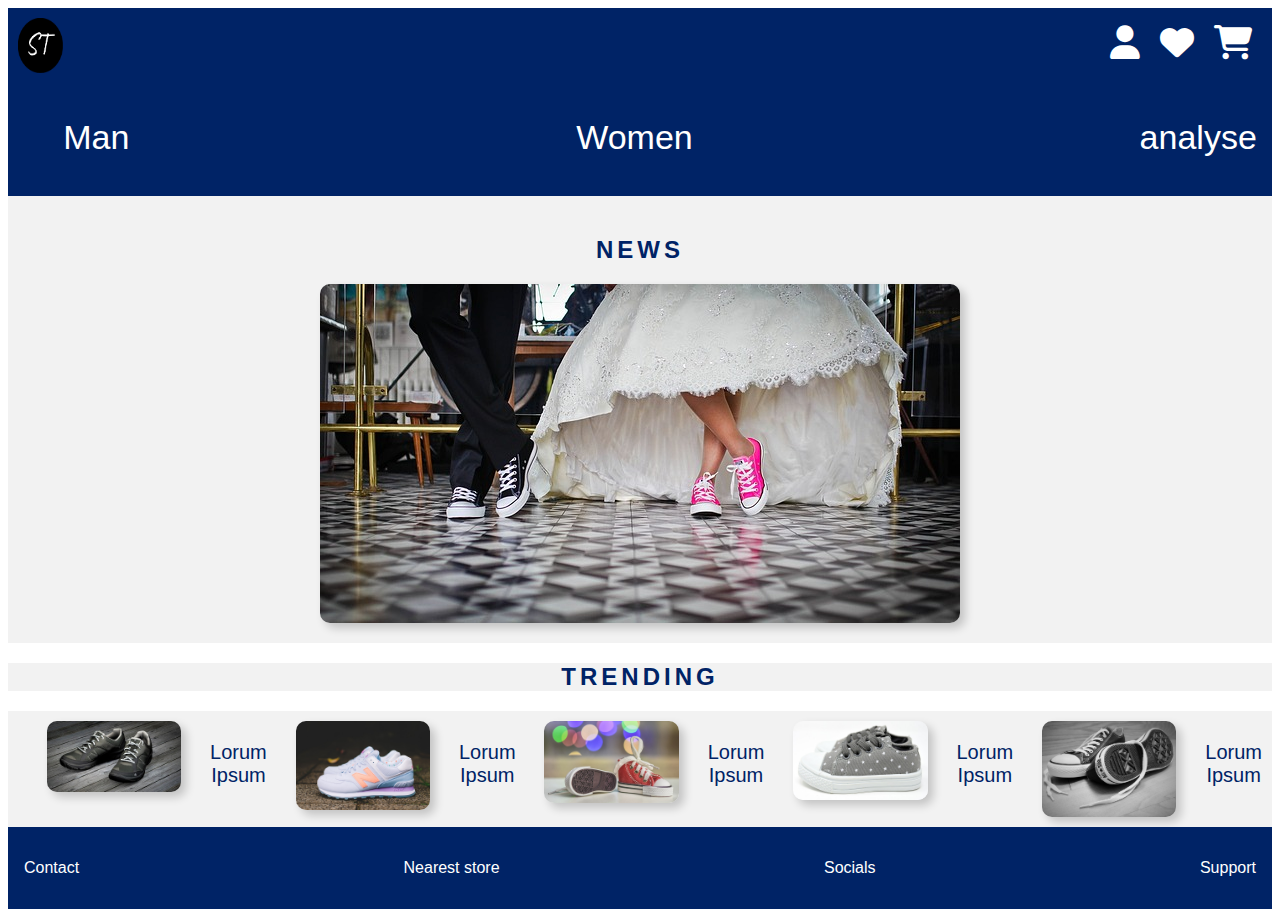
<file: index.html>
<!DOCTYPE html>
<html lang="en">
<head>
    <meta charset="UTF-8">
    <meta name="viewport" content="width=device-width, initial-scale=1.0">
    <meta property="og:title" content="SneakerTopia - populaer tog billig">
    <meta property="og:description" content="Finn de mest trendy og billige sneakers for barn, kvinner og menn. bare hos sneakertopia .">
    <meta property="og:url" content="https://itstud.hiof.no/~aliyans/oblig_3/index.html">
    <meta name="description" content="Finn de mest trendy og billige sneakers for barn, kvinner og menn. bare hos sneakertopia ">
    <meta name="keywords" content="jordan, jordan i norge, sko, nettbutikk sko, sneakers, populære sko, billige sko, nike sko">
    <meta name="author" content="aliyan syed">
    <link rel="stylesheet" href="https://necolas.github.io/normalize.css/8.0.1/normalize.css" type="text/css">
    <link href="css/font/css/fontawesome.css" rel="stylesheet">
    <link href="css/font/css/brands.css" rel="stylesheet">
    <link href="css/font/css/solid.css" rel="stylesheet">
    <link rel="stylesheet" href="css/style.css" type="text/css">
    <title>SneakerTopia</title>
</head>
<body>
    <a href="#hovedinnhold" class="skip-hovedinnold">hopp til hovedinnhold</a>
    <div id="grid">
        <header role="banner">
            <nav role="navigation">
                <a id="logo" href="index.html"> 
                <img src="img/logo.png" alt="logo" width="55" height="55">   
                </a>
                <ul>
                <li><a href="logginn.html"> <i class="fa-solid fa-user"></i></a></li>  
                <li><a href="#"><i class="fa-solid fa-heart"></i></a></li>
                <li><a href="#"><i class="fa-regular fa-cart-shopping"></i></a></li>  
                </ul>  
            </nav>
            <div id="bunnIkon">
                <div class="bunnDel">
                <a href="#"><i class="fa-solid fa-bars"></i></a>
                <span>Search</span>
                <a href="#"><i class="fa-solid fa-magnifying-glass"></i></a>
                </div>
                <ul class="navigasjon">
                <li><a href="produkt.html" class="man">Man</a></li>
                <li><a href="#" class="women">Women</a></li>
                <li><a href="analyse.html" class="kids">analyse</a></li>
                </ul>
            </div>
        </header>

        <main role="main" id="hovedinnhold">
            <section class="nyheter">
            <h2>NEWS</h2>
            <a href="#"><img src="img/marriage.jpg" alt="bilde av et par som har gifta seg med convverse sko"> </a>
            </section>
            <h2 class="trendy">TRENDING</h2>    
            <section class="trend">
            <h2 class="trendi">TRENDING</h2>
            <a href="produkt.html"><img src="img/sko-svart.jpg" alt="blide av en grå sko med med grå bakgrunn "></a>
            <p>Lorum Ipsum</p>
            <a href="produkt.html"><img src="img/hvite-sko.jpg" alt="hvite sko bilde tatt fra siden med mørk bakgrunn"></a>
            <p>Lorum Ipsum</p>
            <a href="produkt.html"><img src="img/barn-sko.jpg" alt="røde og hvite barne sko med en fargerik bakgrunn"></a>
            <p>Lorum Ipsum</p>
            <a href="produkt.html"><img src="img/barne-sko2.jpg" alt="hvite og grå barne sko med plain hvit bakgrunn"></a>
            <p>Lorum Ipsum</p>
            <a href="produkt.html"><img src="img/svarthvitsko.jpg" alt="gra convverse sko med grå brakgrunn"></a>
            <p>Lorum Ipsum</p>
            </section>
        </main>

        <footer role="contentinfo">
            <a id="aboutUs" href="#">
            <p>About Us</p>
            </a>
            <ul class="underbar">
            <li><a href="#">Contact</a></li>
            <li><a href="#">Nearest store</a></li>
            <li><a href="#">Socials</a></li>
            <li><a href="#">Support</a></li>
            </ul>
        </footer>
    </div>
</body>
</html>
</file>
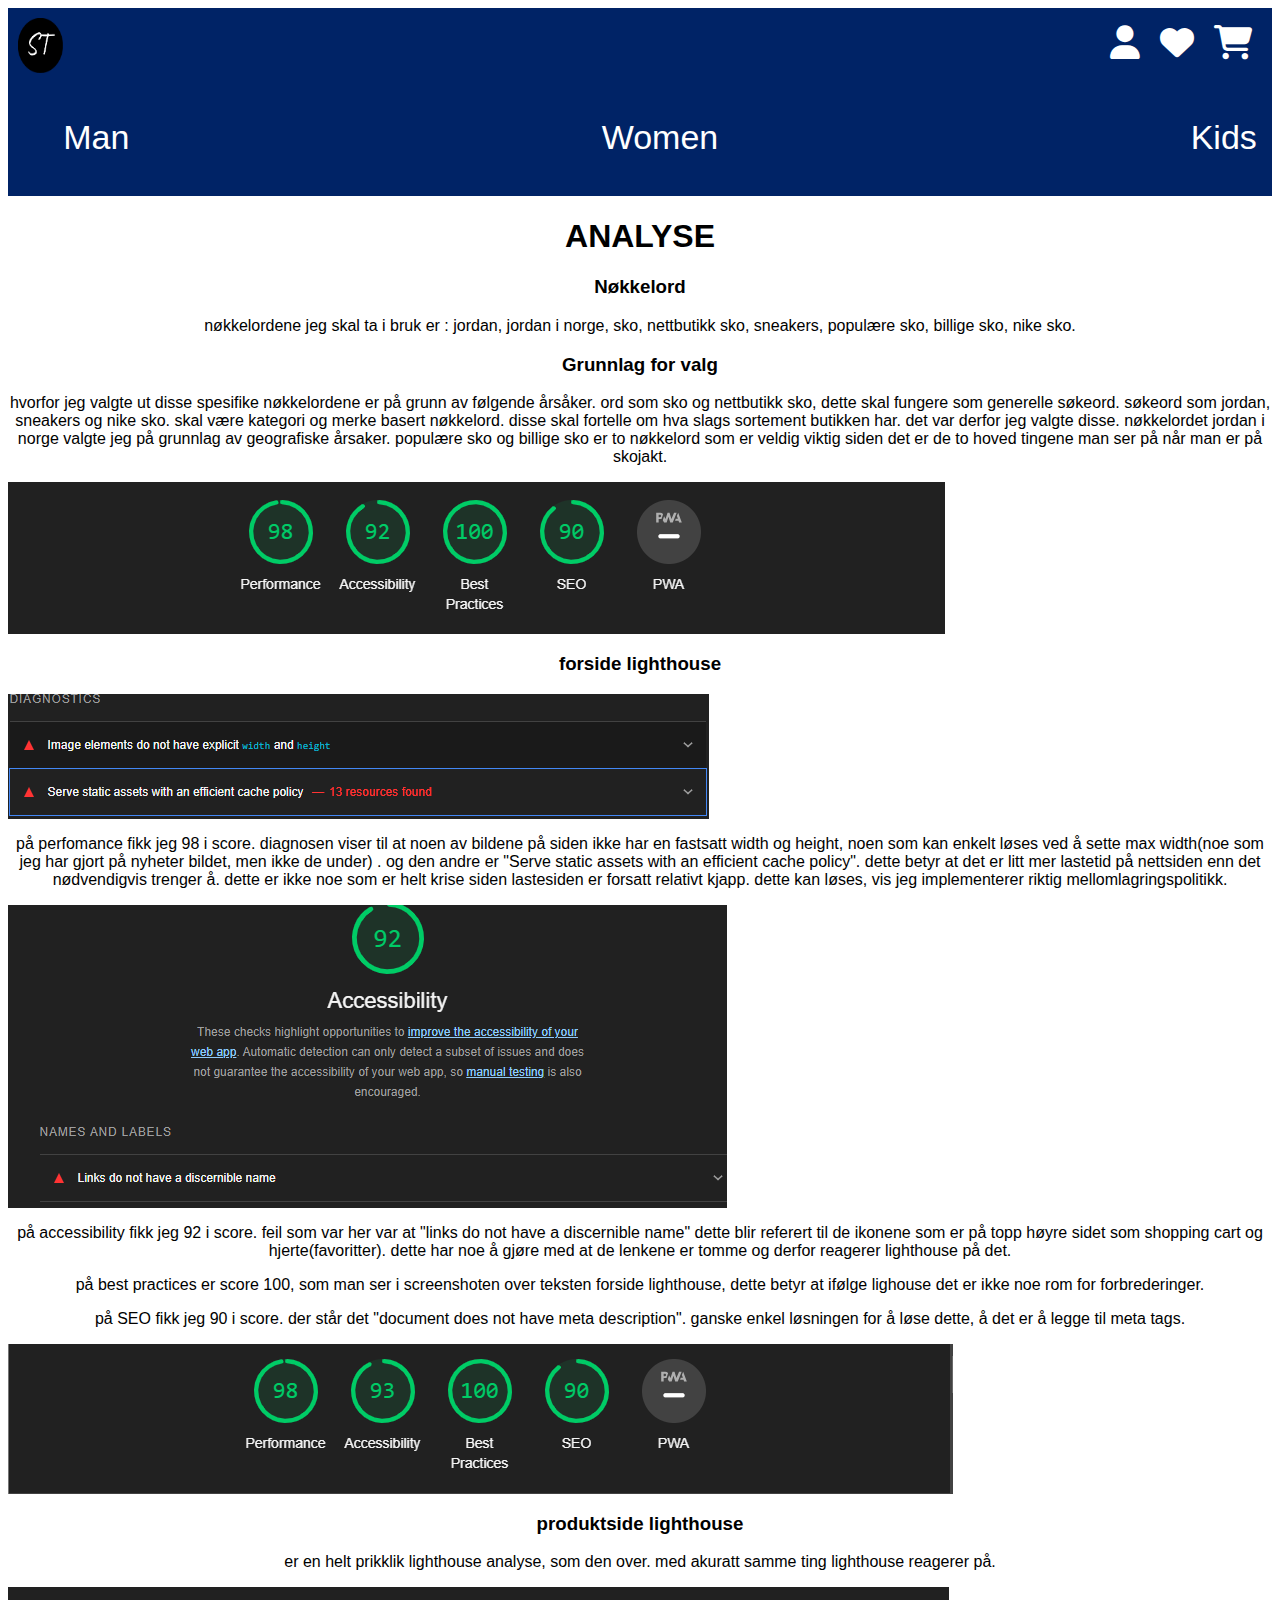
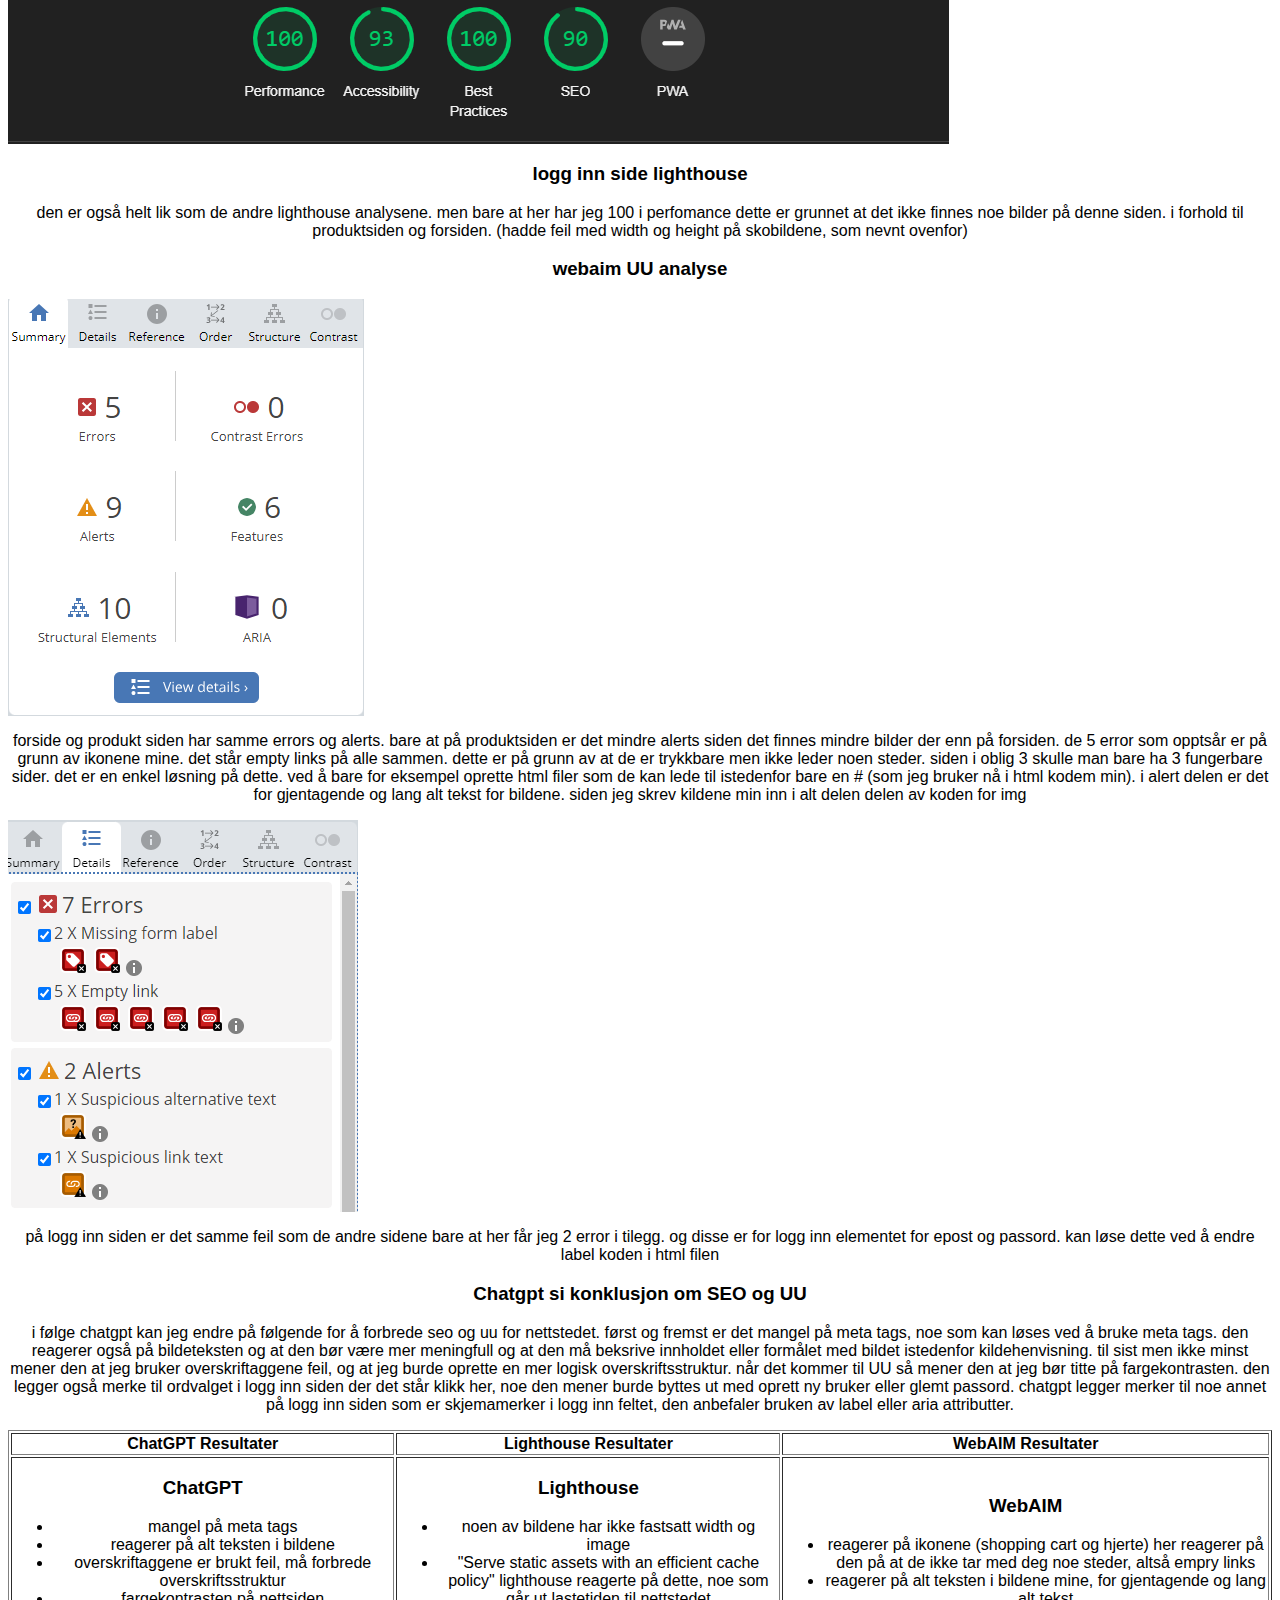
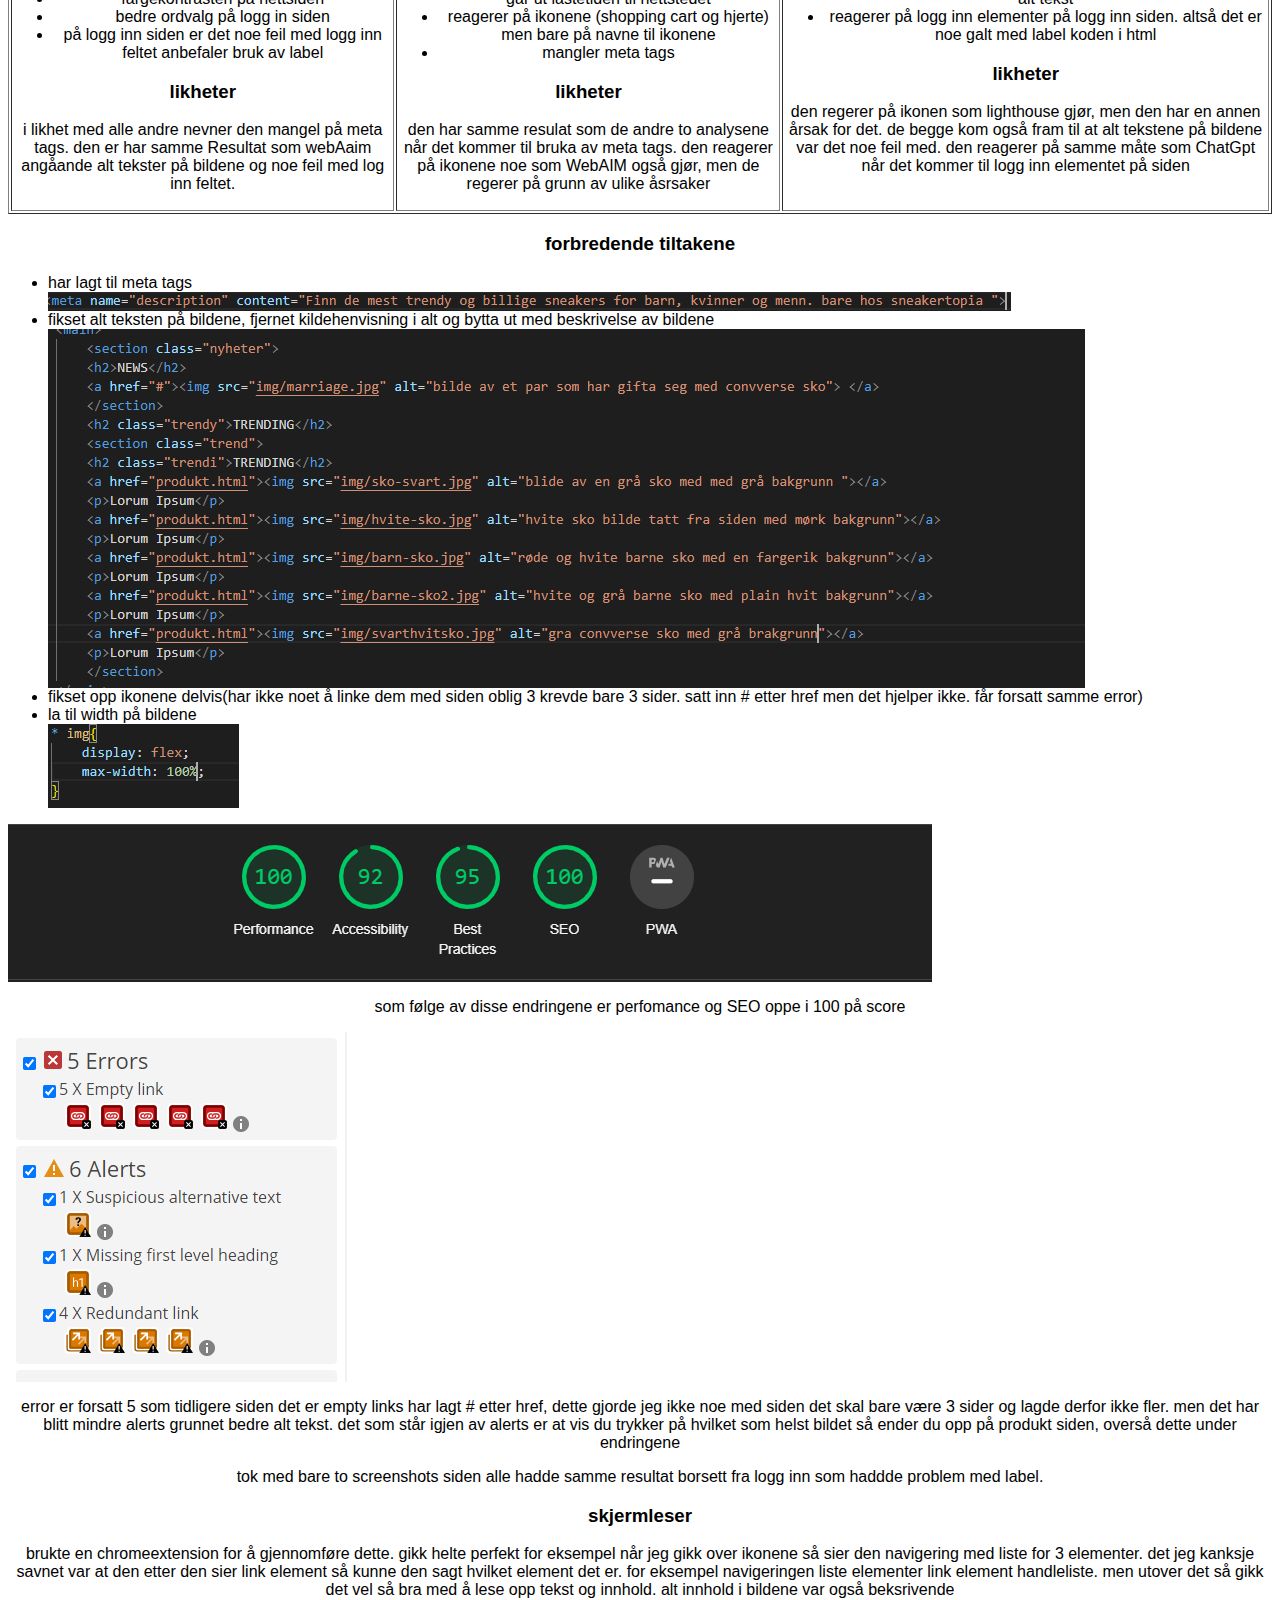
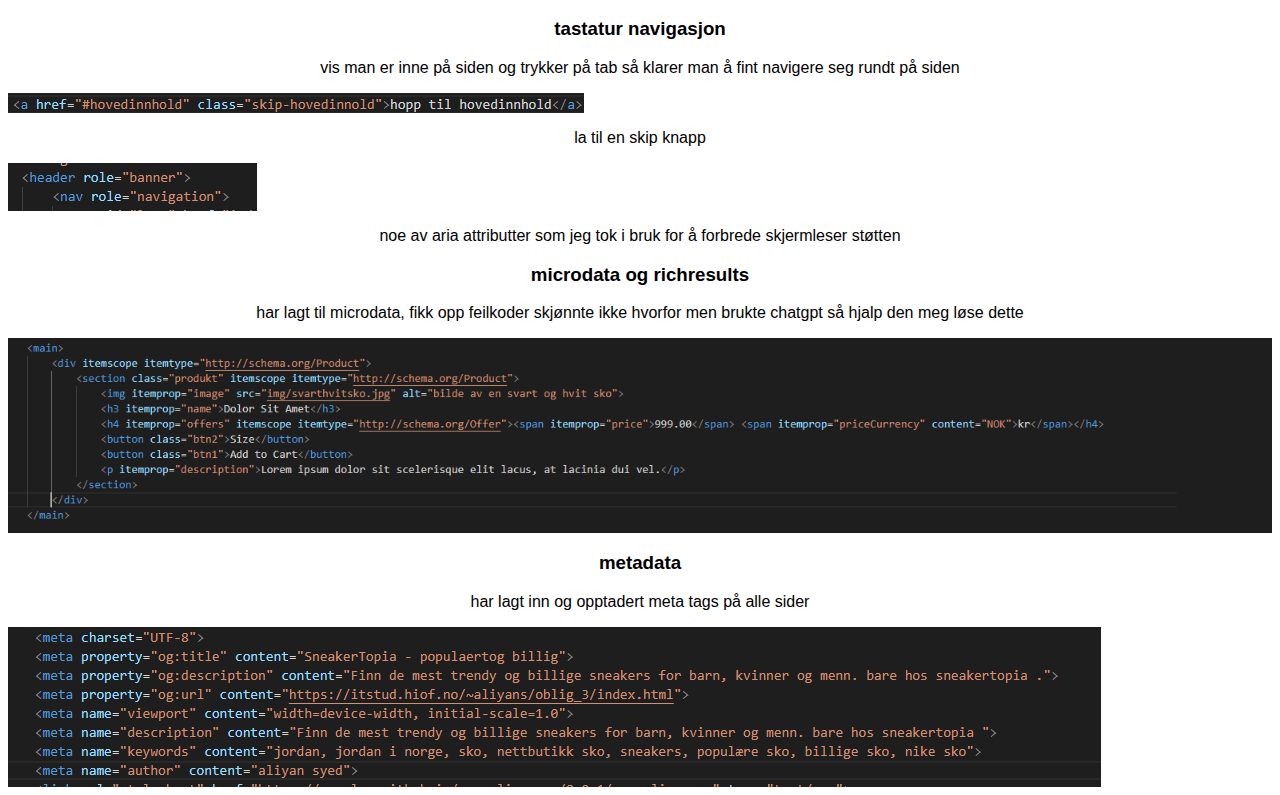
<file: analyse.html>
<!DOCTYPE html>
<html lang="en">
<head>
    <meta charset="UTF-8">
    <meta name="viewport" content="width=device-width, initial-scale=1.0">
    <link rel="stylesheet" href="https://necolas.github.io/normalize.css/8.0.1/normalize.css" type="text/css">
    <link href="css/font/css/fontawesome.css" rel="stylesheet">
    <link href="css/font/css/brands.css" rel="stylesheet">
    <link href="css/font/css/solid.css" rel="stylesheet">
    <link rel="stylesheet" href="css/style.css" type="text/css">
    <title>SneakerTopia</title>
</head>
<body>
    <div id="grid">
        <header>
            <nav>
                <a id="logo" href="index.html"> 
                <img src="img/logo.png" alt="logo" width="55" height="55">   
                </a>
                <ul>
                <li><a href="logginn.html"> <i class="fa-solid fa-user"></i></a></li>  
                <li><a href="#"><i class="fa-solid fa-heart"></i></a></li>
                <li><a href="#"><i class="fa-regular fa-cart-shopping"></i></a></li>  
                </ul>  
            </nav>
            <div id="bunnIkon">
                <div class="bunnDel">
                <a href="#"><i class="fa-solid fa-bars"></i></a>
                <span>Search</span>
                <a href="#"><i class="fa-solid fa-magnifying-glass"></i></a>
                </div>
                <ul class="navigasjon">
                <li><a href="produkt.html" class="man">Man</a></li>
                <li><a href="#" class="women">Women</a></li>
                <li><a href="#" class="kids">Kids</a></li>
                </ul>
            </div>
        </header>
        <main class="analyse">
            <h1>ANALYSE</h1>
            <section class="keyword">
                <article>
                <h3>Nøkkelord</h3>
                <p>
                nøkkelordene jeg skal ta i bruk er : jordan, jordan i norge, sko, nettbutikk sko, sneakers, populære sko, billige sko, nike sko.
                </p>
                </article>
                <article>
                <h3>Grunnlag for valg</h3>
                <p>
                hvorfor jeg valgte ut disse spesifike nøkkelordene er på grunn av følgende årsåker. ord som sko og nettbutikk sko, dette skal fungere som generelle søkeord. søkeord som jordan, sneakers og nike sko. skal være kategori og merke basert nøkkelord. disse skal fortelle om hva slags sortement butikken har. det var derfor jeg valgte disse. nøkkelordet jordan i norge valgte jeg på grunnlag av geografiske årsaker. populære sko og billige sko er to nøkkelord som er veldig viktig siden det er de to hoved tingene man ser på når man er på skojakt.
                </p>
                </article>
            </section>
            <section class="lighthouse">
                <img src="img/forsideLs.png" alt="screenshot av lighthouse for forside av sneakertopia ">
                <h3>forside lighthouse</h3>
                <img src="img/feil1.png" alt="bilde av diagnosen til perfomance av forsiden">
                <p>
                på perfomance fikk jeg 98 i score. diagnosen viser til at noen av bildene på siden ikke har en fastsatt width og height, noen som kan enkelt løses ved å sette max width(noe som jeg har gjort på nyheter bildet, men ikke de under) . og den andre er "Serve static assets with an efficient cache policy". dette betyr at det er litt mer lastetid på nettsiden enn det nødvendigvis trenger å. dette er ikke noe som er helt krise siden lastesiden er forsatt relativt kjapp. dette kan løses, vis jeg implementerer riktig mellomlagringspolitikk. 
                </p>
                <img src="img/feil2.png" alt="bilde av accessibility feil av forsiden">
                <p>
                på accessibility fikk jeg 92 i score. feil som var her var at "links do not have a discernible name" dette blir referert til de ikonene som er på topp høyre sidet som shopping cart og hjerte(favoritter). dette har noe å gjøre med at de lenkene er tomme og derfor reagerer lighthouse på det. 
                </p>
                <p>
                på best practices er score 100, som man ser i screenshoten over teksten forside lighthouse, dette betyr at ifølge lighouse det er ikke noe rom for forbrederinger.
                </p>
                <p>
                på SEO fikk jeg 90 i score. der står det "document does not have meta description". ganske enkel løsningen for å løse dette, å det er å legge til meta tags.
                </p>
                <img src="img/produktLs.png" alt="bilde av lighthouse for produktside av sneakertopia">
                <h3>produktside lighthouse</h3>
                <p>er en helt prikklik lighthouse analyse, som den over. med akuratt samme ting lighthouse reagerer på. </p>
                <img src="img/logginLs.png" alt="bilde av lighthouse for logg inn side for sneakertopia ">
                <h3>logg inn side lighthouse</h3>
                <p> den er også helt lik som de andre lighthouse analysene. men bare at her har jeg 100 i perfomance dette er grunnet at det ikke finnes noe bilder på denne siden. i forhold til produktsiden og forsiden. (hadde feil med width og height på skobildene, som nevnt ovenfor)</p>
            </section>
            <section class="uu">
                <h3>webaim UU analyse</h3>
                <img src="img/feil3.png" alt="bilde av webaim UU analyse forside">
                <p>forside og produkt siden har samme errors og alerts. bare at på produktsiden er det mindre alerts siden det finnes mindre bilder der enn på forsiden. de 5 error som opptsår er på grunn av ikonene mine. det står empty links på alle sammen. dette er på grunn av at de er trykkbare men ikke leder noen steder. siden i oblig 3 skulle man bare ha 3 fungerbare sider. det er en enkel løsning på dette. ved å bare for eksempel oprette html filer som de kan lede til istedenfor bare en # (som jeg bruker nå i html kodem min). i alert delen er det for gjentagende og lang alt tekst for bildene. siden jeg skrev kildene min inn i alt delen delen av koden for img</p>
                <img src="img/feil4.png" alt="bilde av UU analyse av webaim for logg inn side">
                <p>på logg inn siden er det samme feil som de andre sidene bare at her får jeg 2 error i tilegg. og disse er for logg inn elementet for epost og passord. kan løse dette ved å endre label koden i html filen</p>
            </section>
            <section class="AI">
                <h3>Chatgpt si konklusjon om SEO og UU</h3>
                <p>
                i følge chatgpt kan jeg endre på følgende for å forbrede seo og uu for nettstedet. først og fremst er det mangel på meta tags, noe som kan løses ved å bruke meta tags. den reagerer også på bildeteksten og at den bør være mer meningfull og at den må beksrive innholdet eller formålet med bildet istedenfor kildehenvisning. til sist men ikke minst mener den at jeg bruker overskriftaggene feil, og at jeg burde oprette en mer logisk overskriftsstruktur. når det kommer til UU så mener den at jeg bør titte på fargekontrasten. den legger også merke til ordvalget i logg inn siden der det står klikk her, noe den mener burde byttes ut med oprett ny bruker eller glemt passord. chatgpt legger merker til noe annet på logg inn siden som er skjemamerker i logg inn feltet, den anbefaler bruken av label eller aria attributter.   
                </p>
            </section>
            <!-- fikk hjelp av chatgpt for å oprette tabellen -->
            <table border="1">
                <tr>
                    <th>ChatGPT Resultater</th>
                    <th>Lighthouse Resultater</th>
                    <th>WebAIM Resultater</th>
                </tr>
                <tr>
                    <td>
                        <h3>ChatGPT </h3>
                        <ul>
                        <li>mangel på meta tags</li>
                        <li>reagerer på alt teksten i bildene</li>
                        <li>overskriftaggene er brukt feil, må forbrede overskriftsstruktur</li>
                        <li>fargekontrasten på nettsiden</li>
                        <li>bedre ordvalg på logg in siden</li>
                        <li>på logg inn siden er det noe feil med logg inn feltet anbefaler bruk av label</li>
                        </ul>
                        <h3>likheter</h3>
                        <p>i likhet med alle andre nevner den mangel på meta tags. den er har samme Resultat som webAaim angåande alt tekster på bildene og noe feil med log inn feltet.</p>
                    </td>
                    <td>
                        <h3>Lighthouse</h3>
                        <ul>
                        <li>noen av bildene har ikke fastsatt width og image </li>
                        <li>"Serve static assets with an efficient cache policy" lighthouse reagerte på dette, noe som går ut lastetiden til nettstedet</li>
                        <li>reagerer på ikonene (shopping cart og hjerte) men bare på navne til ikonene</li>
                        <li>mangler meta tags</li>
                        </ul>
                        <h3>likheter</h3>
                        <p>den har samme resulat som de andre to analysene når det kommer til bruka av meta tags. den reagerer på ikonene noe som WebAIM også gjør, men de regerer på grunn av ulike åsrsaker</p>
                    </td>
                    <td>
                        <h3>WebAIM </h3>
                        <ul>
                        <li>reagerer på ikonene (shopping cart og hjerte) her reagerer på den på at de ikke tar med deg noe steder, altså empry links</li>
                        <li>reagerer på alt teksten i bildene mine, for gjentagende og lang alt tekst</li>
                        <li>reagerer på logg inn elementer på logg inn siden. altså det er noe galt med label koden i html </li>
                        </ul>
                        <h3>likheter</h3>
                        <p>den regerer på ikonen som lighthouse gjør, men den har en annen årsak for det. de begge kom også fram til at alt tekstene på bildene var det noe feil med. den reagerer på samme måte som ChatGpt når det kommer til logg inn elementet på siden</p>
                    </td>
                </tr>
            </table>
            <h3>forbredende tiltakene</h3>
            <ul id="forbrederinger">
            <li>har lagt til meta tags</li>
            <img src="img/meta.png" alt="bilde av meta koden for nettstedet">
            <li>fikset alt teksten på bildene, fjernet kildehenvisning i alt og bytta ut med beskrivelse av bildene</li>
            <img src="img/alt.png" alt="bilde av main section i forsiden til nettstedet">
            <li>fikset opp ikonene delvis(har ikke noet å linke dem med siden oblig 3 krevde bare 3 sider. satt inn # etter href men det hjelper ikke. får forsatt samme error)</li>
            <li>la til width på bildene</li>
            <img src="img/img.png" alt="bilde av css kode for sneakertopia">
            </ul>
            <section>
            <img src="img/rikitg1.png" alt="bilde av opptadert score">
            <p>som følge av disse endringene er perfomance og SEO oppe i 100 på score</p>
            <img src="img/riktig2.png" alt="bilde av opptadert webaim resultat">
            <p>error er forsatt 5 som tidligere siden det er empty links har lagt # etter href, dette gjorde jeg ikke noe med siden det skal bare være 3 sider og lagde derfor ikke fler. men det har blitt mindre alerts grunnet bedre alt tekst. det som står igjen av alerts er at vis du trykker på hvilket som helst bildet så ender du opp på produkt siden, overså dette under endringene</p>
            <p>tok med bare to screenshots siden alle hadde samme resultat borsett fra logg inn som haddde problem med label.</p>
            </section>
            <section>
            <h3>skjermleser</h3>
            <p>brukte en chromeextension for å gjennomføre dette. gikk helte perfekt for eksempel når jeg gikk over ikonene så sier den navigering med liste for 3 elementer. det jeg kanksje savnet var at den etter den sier link element så kunne den sagt hvilket element det er. for eksempel navigeringen liste elementer link element handleliste. men utover det så gikk det vel så bra med å lese opp tekst og innhold. alt innhold i bildene var også beksrivende </p>
            </section>
            <section>
            <h3>tastatur navigasjon</h3>
            <p>vis man er inne på siden og trykker på tab så klarer man å fint navigere seg rundt på siden</p>
            <img src="img/skip.png" alt="bilde av html kode fra nettsiden">
            <p>la til en skip knapp</p>
            <img src="img/aria.png" alt="">
            <p>noe av aria attributter som jeg tok i bruk for å forbrede skjermleser støtten</p>
            </section>
            <section>
            <h3>microdata og richresults</h3>
            <p>har lagt til microdata, fikk opp feilkoder skjønnte ikke hvorfor men brukte chatgpt så hjalp den meg løse dette</p>
            <img src="img/micro.png" alt="bilde av kode fra produktside">
            </section>
            <section>
            <h3>metadata</h3>
            <p>har lagt inn og opptadert meta tags på alle sider</p>
            <img src="img/meta2.png" alt="opptadert head kode for index">
            </section>
        </main>
    </div>
</body>
</html>
</file>
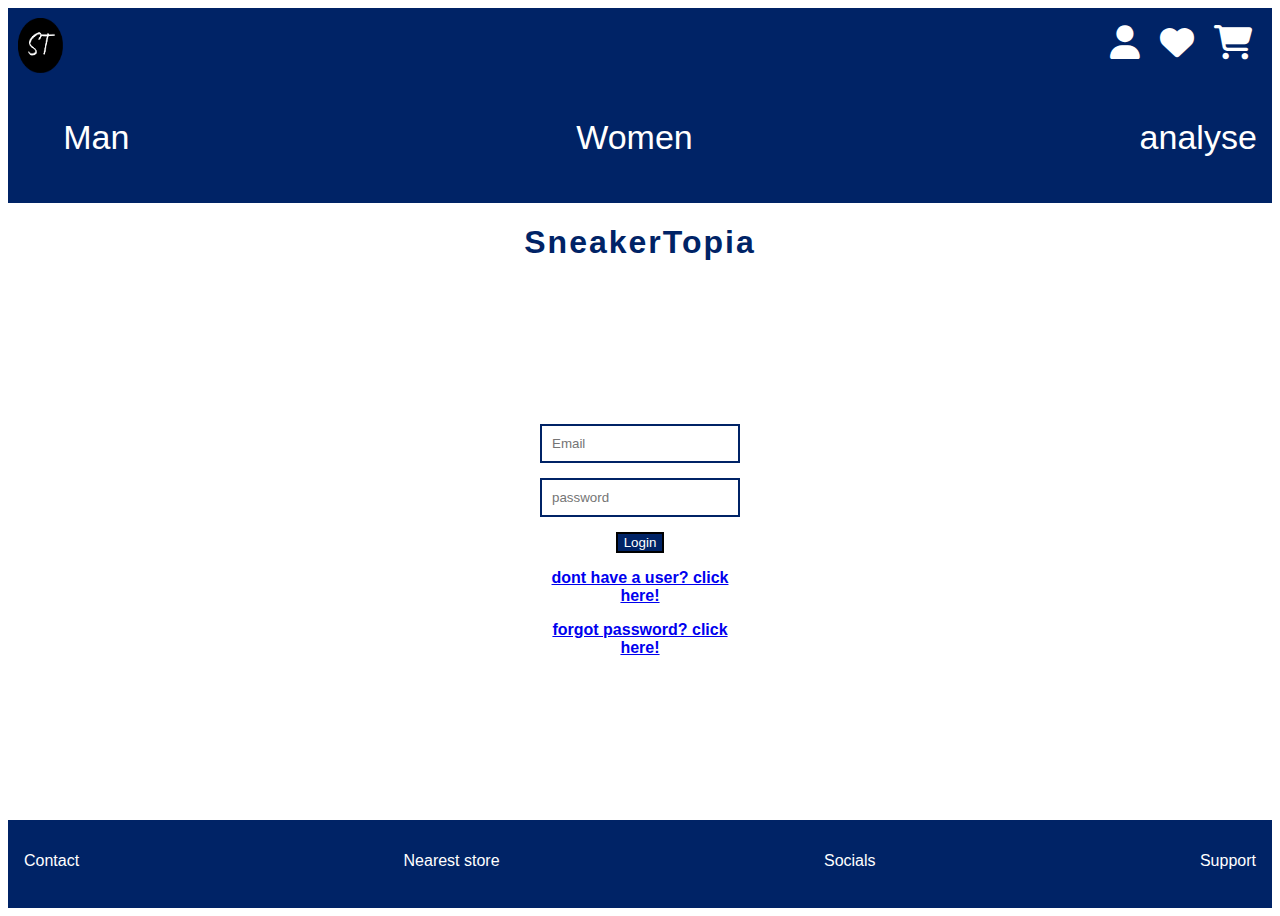
<file: logginn.html>
<!DOCTYPE html>
<html lang="en">
<head>
    <meta charset="UTF-8">
    <meta name="viewport" content="width=device-width, initial-scale=1.0">
    <meta property="og:title" content="SneakerTopia - populaert og billig">
    <meta property="og:description" content="logg inn side for sneakertopia. med mulighet for å resete passord og oprette bruker">
    <meta property="og:url" content="https://itstud.hiof.no/~aliyans/oblig_3/index.html">
    <meta name="description" content="logg inn side for sneakertopia. med mulighet for å resete passord og oprette bruker">
    <meta name="keywords" content="jordan, jordan i norge, sko, nettbutikk sko, sneakers, populære sko, billige sko, nike sko">
    <meta name="author" content="aliyan syed">
    <link rel="stylesheet" href="https://necolas.github.io/normalize.css/8.0.1/normalize.css" type="text/css">
    <link href="css/font/css/fontawesome.css" rel="stylesheet">
    <link href="css/font/css/brands.css" rel="stylesheet">
    <link href="css/font/css/solid.css" rel="stylesheet">
    <link rel="stylesheet" href="css/style.css" type="text/css">
    <title>SneakerTopia</title>
</head>
<body>
    <div id="grid">
        <header>
            <nav>
                <a id="logo" href="index.html"> 
                <img src="img/logo.png" alt="logo" width="55" height="55">   
                </a>
                <ul>
                <li><a href="logginn.html"> <i class="fa-solid fa-user"></i></a></li>  
                <li><a href="#"><i class="fa-solid fa-heart"></i></a></li>
                <li><a href="#"><i class="fa-regular fa-cart-shopping"></i></a></li>  
                </ul>  
            </nav>
            <div id="bunnIkon">
                <div class="bunnDel">
                <a href="#"><i class="fa-solid fa-bars"></i></a>
                <span>Search</span>
                <a href="#"><i class="fa-solid fa-magnifying-glass"></i></a>
                </div>
                <ul class="navigasjon">
                <li><a href="produkt.html" class="man">Man</a></li>
                <li><a href="#" class="women">Women</a></li>
                <li><a href="analyse.html" class="kids">analyse</a></li>
                </ul>
            </div>
        </header>
        <main>
           <h1 class="ST"> SneakerTopia </h1>
            <div class="login">
                <form class="loginform" action="login.php" method="post">
                    <input type="email" id="email" name="email" placeholder="Email">
                    <input type="password" name="password" id="password" placeholder="password">
                    <input type="submit" value="Login" id="login">
                    <a href="#">
                    <p>dont have a user? click here!</p>    
                    <p>forgot password? click here!</p>
                    </a>
                </form>
            </div>
        </main>
        <footer>
            <a id="aboutUs" href="#">
            <p>About Us</p>
            </a>
            <ul class="underbar">
            <li><a href="#">Contact</a></li>
            <li><a href="#">Nearest store</a></li>
            <li><a href="#">Socials</a></li>
            <li><a href="#">Support</a></li>
            </ul>
        </footer>
    </div>
</body>
</html>
</file>
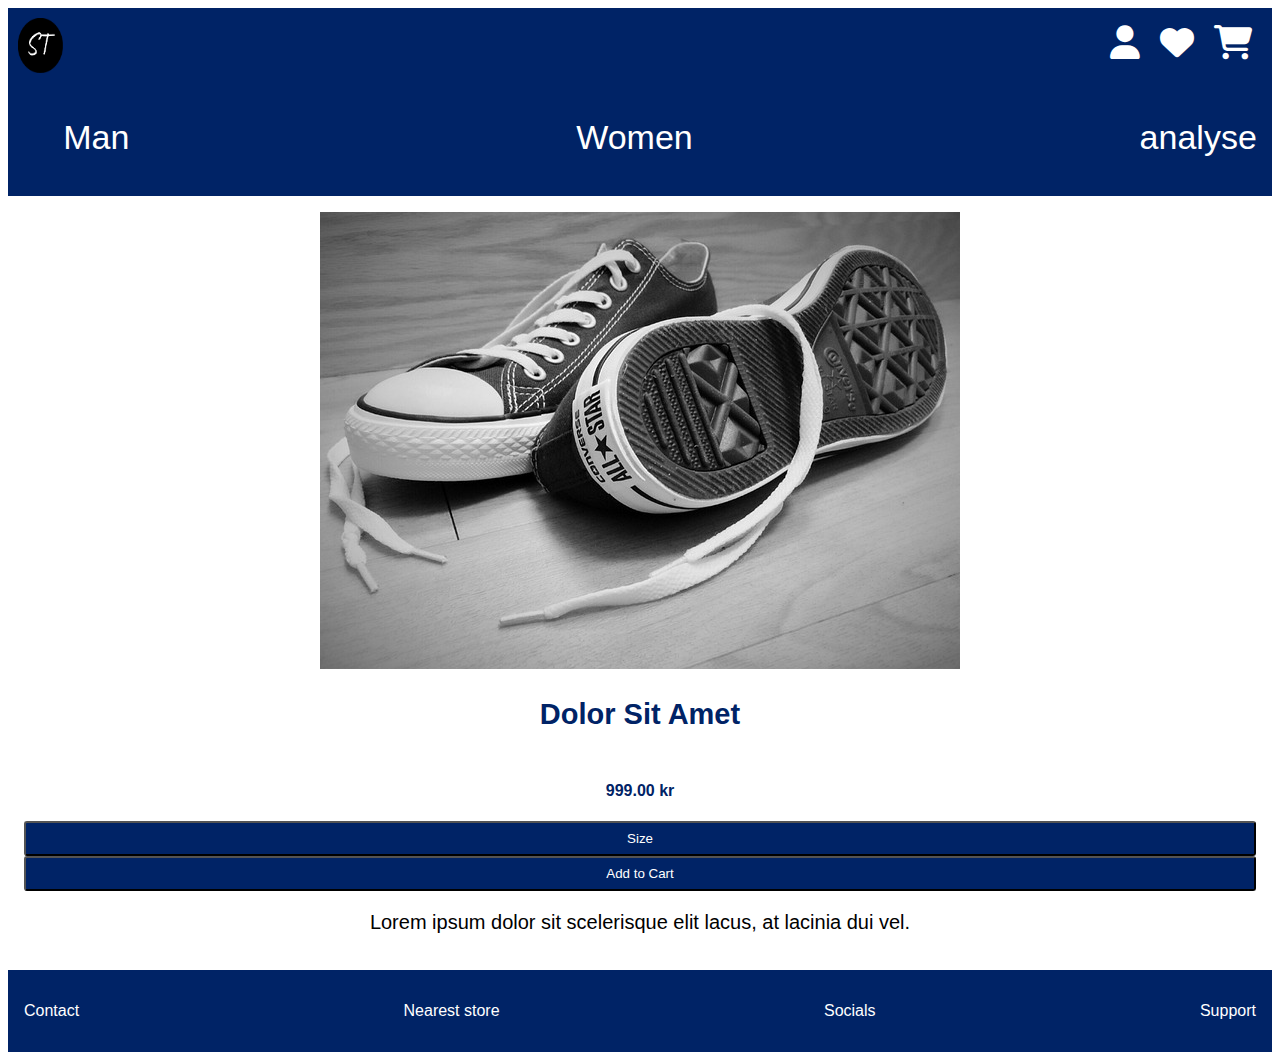
<file: produkt.html>
<!DOCTYPE html>
<html lang="en">
<head>
    <meta charset="UTF-8">
    <meta name="viewport" content="width=device-width, initial-scale=1.0">
    <meta property="og:title" content="SneakerTopia - populaert og billig">
    <meta property="og:description" content="lorum ipsum mest komfortable skoen høst 2023 for en billig penge">
    <meta property="og:url" content="https://itstud.hiof.no/~aliyans/oblig_3/index.html">
    <meta name="description" content="lorum ipsum mest komfortable skoen høst 2023 for en billig penge">
    <meta name="keywords" content="jordan, jordan i norge, sko, nettbutikk sko, sneakers, populære sko, billige sko, nike sko">
    <meta name="author" content="aliyan syed">
    <link rel="stylesheet" href="https://necolas.github.io/normalize.css/8.0.1/normalize.css" type="text/css">
    <link href="css/font/css/fontawesome.css" rel="stylesheet">
    <link href="css/font/css/brands.css" rel="stylesheet">
    <link href="css/font/css/solid.css" rel="stylesheet">
    <link rel="stylesheet" href="css/style.css" type="text/css">
    <title>SneakerTopia</title>
</head>
<body>
    <div id="grid">
        <header>
            <nav>
                <a id="logo" href="index.html"> 
                <img src="img/logo.png" alt="logo" width="55" height="55">   
                </a>
                <ul>
                <li><a href="logginn.html"> <i class="fa-solid fa-user"></i></a></li>  
                <li><a href="#"><i class="fa-solid fa-heart"></i></a></li>
                <li><a href="#"><i class="fa-regular fa-cart-shopping"></i></a></li>  
                </ul>  
            </nav>
            <div id="bunnIkon">
                <div class="bunnDel">
                <a href="#"><i class="fa-solid fa-bars"></i></a>
                <span>Search</span>
                <a href="#"><i class="fa-solid fa-magnifying-glass"></i></a>
                </div>
                <ul class="navigasjon">
                    <li><a href="produkt.html" class="man">Man</a></li>
                    <li><a href="#" class="women">Women</a></li>
                    <li><a href="analyse.html" class="kids">analyse</a></li>
                </ul>
            </div>
        </header>

        <main>
            <div itemscope itemtype="http://schema.org/Product">
                <section class="produkt" itemscope itemtype="http://schema.org/Product">
                    <img itemprop="image" src="img/svarthvitsko.jpg" alt="bilde av en svart og hvit sko">
                    <h3 itemprop="name">Dolor Sit Amet</h3>
                    <h4 itemprop="offers" itemscope itemtype="http://schema.org/Offer"><span itemprop="price">999.00</span> <span itemprop="priceCurrency" content="NOK">kr</span></h4>
                    <button class="btn2">Size</button>
                    <button class="btn1">Add to Cart</button>
                    <p itemprop="description">Lorem ipsum dolor sit scelerisque elit lacus, at lacinia dui vel.</p>
                </section>
            </div>
        </main>

        <footer>
            <a id="aboutUs" href="#">
            <p>About Us</p>
            </a>
            <ul class="underbar">
            <li><a href="#">Contact</a></li>
            <li><a href="#">Nearest store</a></li>
            <li><a href="#">Socials</a></li>
            <li><a href="#">Support</a></li>
            </ul>
        </footer>
    </div>
</body>
</html>
</file>
<file: css/style.css>
*{
    box-sizing: border-box;
}
body{
    font-family: Arial, Helvetica, sans-serif;
    display: flex;
    flex-direction: column;
    min-height: 100vh;
}
#grid{
    display: grid;
    grid-template-areas: "header" "main" "footer" ;
    flex: 1;
}
header, main, footer{
    padding: 0rem;
}

header{
    background-color: #002366;
    grid-area: header;
}
nav{
    display: flex;
    justify-content: space-between;
}
#logo{
    width: 45px;
    height: 45px;
    margin: 10px;
}
header nav ul{
    list-style: none;
    display: flex; 
    justify-content: space-between;
}
header nav ul li{
    margin-right: 20px;
    font-size: 34px;
    color: white;
}
.fa-solid.fa-user{
    color: white;
}
.fa-solid.fa-heart{
    color: white;
}
.fa-regular.fa-cart-shopping{
    color: white;
}
#bunnIkon{
    margin: 2px;
    padding: 0.2rem;
    color: white;
    font-size: 34px;
}
.bunnDel{
    list-style: none;
    display: flex;
    justify-content: space-between;
    align-items: center;
}


.fa-solid.fa-bars{
    color: white;
}
.fa-solid.fa-magnifying-glass{
    color: white;
}
#searchfg{
    text-decoration: none;
    color: white;
}
.navigasjon{
    display: none;
}
main{
    grid-area: main;
}
.nyheter{
    text-align: center;
    padding: 20px;
    background-color: #f2f2f2;
}
.nyheter h2{
    font-size: 24px;
    color: #002366; 
    text-transform: uppercase;
    letter-spacing: 4px; 
    margin-bottom: 20px; 
}


.nyheter img {
    max-width: 100%;
    height: auto;
    display: block;
    margin: 0 auto;
    box-shadow: 5px 5px 10px rgba(0, 0, 0, 0.2); 
    border-radius: 10px; 
    transition: transform 0.3s ease-in-out; 
}
.nyheter img:hover {
    transform: scale(1.05); 
}
.trend{
    text-align: center;
    padding: 10px;
    background-color: #f2f2f2;
}
.trend h2{
    font-size: 24px;
    color: #002366;
    text-transform: uppercase;
    letter-spacing: 4px;
    margin-bottom: 15px;
}
.trend img{
    max-width: 100%;
    height: auto;
    margin: 0 auto;
    box-shadow: 5px 5px 10px rgba(0, 0, 0, 0.2); 
    border-radius: 10px; 
    transition: transform 0.3s ease-in-out; 
}
.trend img:hover {
    transform: scale(1.05); 
}
.trend p{
    text-decoration: none;
    color: #002366;
    font-size: 20px;
    justify-content: center;
}
footer{
    background-color: #002366;
    grid-area: footer;
}
.underbar{
    display: none;
}
#aboutUs{
    text-decoration: none;
    color: white;
    text-align: center;
}
.produkt{
    text-align: left;
    margin: 0;
    padding: 1rem;
}
.produkt h3{
    color: #002366;
} 
.produkt h4{
    color: #002366;
}
.produkt img{
    max-width: 100%;
    height: auto;
    margin: 0 auto;
}
.btn1{
    display: inline-block;
    padding: 0.5rem;
    text-decoration: none;
    background-color: #002366;
    color: white;
    border-radius: 3px;
    font-weight: 300;
    padding: 0.5rem;
}
.btn2{
    display: inline-block;
    padding: 0.5rem;
    text-decoration: none;
    background-color: #002366;
    color: white;
    border-radius: 3px;
    font-weight: 300;
    padding: 0.5rem;
}
.ST{
    color: #002366;
    text-align: center;
    letter-spacing: 2px;
    

}
.login{
    display: flex;
    justify-content: center;
    align-items: center;
    min-height: 59vh;
}
.loginform{
    max-width: 200px;
    font-weight: 700;
    border-radius: 20px;
    text-align: center;
}
#email{
    width: 100%;
    padding: 10px;
    margin-bottom: 15px;
    border: 2px solid #002366; 
}
#password{
    width: 100%;
    padding: 10px;
    margin-bottom: 15px;
    border: 2px solid #002366; 
}
#login{
    background-color:#002366;
    color: #ffffff;
    border: 2px solid #000000; 
}
.trendy{
    display: none;
}
@media only screen and (min-width: 600px){
    .bunnDel {
        display: none;
    }
    .navigasjon {
        display: flex;
        list-style: none;
        display: flex;
        justify-content: space-between;
    }
    .man, .kids, .women{
        text-decoration: none;
        color: white;
        margin: 10px;
    }
    .trend{
        display: flex;
        flex-direction: row;
        justify-content: center;
    }
    .trend img{
        width: 70%;
    }
    .trendi{
        display: none;
    }
    .trendy{
        font-size: 24px;
        display: flex;
        justify-content: center;
        letter-spacing: 4px;
        background-color: #f2f2f2;
        color: #002366;
    }
    #aboutUs{
        display: none;
    }
    .underbar{
        display: flex;
        list-style: none;
        justify-content: space-between;
        padding: 1rem;
    }
    .underbar a{
        text-decoration: none;
        color: white;
    } 
    .produkt{
        flex-direction: column;
        display: flex;
        justify-content: space-between;
    }
    .produkt img{
        max-width: 100%;
        height: auto;
    }
    .produkt h3{
        text-align: center;
        font-size: 29px;
    }
    .produkt h4{
        text-align: center;
    }

    .btn1, .btn2 {
    display: inline-block; 
    
}
.produkt p{
    font-size: 20px;
    text-align: center;
}

}
.analyse{
    justify-content: center;
    text-align: center;
}
#forbrederinger{
    text-align: left;
}
* img{
    display: flex;
    max-width: 100%;
}
.skip-hovedinnold {
    position: absolute;
    left: -9999px;
    top: auto;
    width: 1px;
    height: 1px;
    overflow: hidden;
}
</file>
<file: css/font/css/brands.css>
/*!
 * Font Awesome Free 6.4.2 by @fontawesome - https://fontawesome.com
 * License - https://fontawesome.com/license/free (Icons: CC BY 4.0, Fonts: SIL OFL 1.1, Code: MIT License)
 * Copyright 2023 Fonticons, Inc.
 */
:root, :host {
  --fa-style-family-brands: 'Font Awesome 6 Brands';
  --fa-font-brands: normal 400 1em/1 'Font Awesome 6 Brands'; }

@font-face {
  font-family: 'Font Awesome 6 Brands';
  font-style: normal;
  font-weight: 400;
  font-display: block;
  src: url("../webfonts/fa-brands-400.woff2") format("woff2"), url("../webfonts/fa-brands-400.ttf") format("truetype"); }

.fab,
.fa-brands {
  font-weight: 400; }

.fa-monero:before {
  content: "\f3d0"; }

.fa-hooli:before {
  content: "\f427"; }

.fa-yelp:before {
  content: "\f1e9"; }

.fa-cc-visa:before {
  content: "\f1f0"; }

.fa-lastfm:before {
  content: "\f202"; }

.fa-shopware:before {
  content: "\f5b5"; }

.fa-creative-commons-nc:before {
  content: "\f4e8"; }

.fa-aws:before {
  content: "\f375"; }

.fa-redhat:before {
  content: "\f7bc"; }

.fa-yoast:before {
  content: "\f2b1"; }

.fa-cloudflare:before {
  content: "\e07d"; }

.fa-ups:before {
  content: "\f7e0"; }

.fa-wpexplorer:before {
  content: "\f2de"; }

.fa-dyalog:before {
  content: "\f399"; }

.fa-bity:before {
  content: "\f37a"; }

.fa-stackpath:before {
  content: "\f842"; }

.fa-buysellads:before {
  content: "\f20d"; }

.fa-first-order:before {
  content: "\f2b0"; }

.fa-modx:before {
  content: "\f285"; }

.fa-guilded:before {
  content: "\e07e"; }

.fa-vnv:before {
  content: "\f40b"; }

.fa-square-js:before {
  content: "\f3b9"; }

.fa-js-square:before {
  content: "\f3b9"; }

.fa-microsoft:before {
  content: "\f3ca"; }

.fa-qq:before {
  content: "\f1d6"; }

.fa-orcid:before {
  content: "\f8d2"; }

.fa-java:before {
  content: "\f4e4"; }

.fa-invision:before {
  content: "\f7b0"; }

.fa-creative-commons-pd-alt:before {
  content: "\f4ed"; }

.fa-centercode:before {
  content: "\f380"; }

.fa-glide-g:before {
  content: "\f2a6"; }

.fa-drupal:before {
  content: "\f1a9"; }

.fa-hire-a-helper:before {
  content: "\f3b0"; }

.fa-creative-commons-by:before {
  content: "\f4e7"; }

.fa-unity:before {
  content: "\e049"; }

.fa-whmcs:before {
  content: "\f40d"; }

.fa-rocketchat:before {
  content: "\f3e8"; }

.fa-vk:before {
  content: "\f189"; }

.fa-untappd:before {
  content: "\f405"; }

.fa-mailchimp:before {
  content: "\f59e"; }

.fa-css3-alt:before {
  content: "\f38b"; }

.fa-square-reddit:before {
  content: "\f1a2"; }

.fa-reddit-square:before {
  content: "\f1a2"; }

.fa-vimeo-v:before {
  content: "\f27d"; }

.fa-contao:before {
  content: "\f26d"; }

.fa-square-font-awesome:before {
  content: "\e5ad"; }

.fa-deskpro:before {
  content: "\f38f"; }

.fa-sistrix:before {
  content: "\f3ee"; }

.fa-square-instagram:before {
  content: "\e055"; }

.fa-instagram-square:before {
  content: "\e055"; }

.fa-battle-net:before {
  content: "\f835"; }

.fa-the-red-yeti:before {
  content: "\f69d"; }

.fa-square-hacker-news:before {
  content: "\f3af"; }

.fa-hacker-news-square:before {
  content: "\f3af"; }

.fa-edge:before {
  content: "\f282"; }

.fa-threads:before {
  content: "\e618"; }

.fa-napster:before {
  content: "\f3d2"; }

.fa-square-snapchat:before {
  content: "\f2ad"; }

.fa-snapchat-square:before {
  content: "\f2ad"; }

.fa-google-plus-g:before {
  content: "\f0d5"; }

.fa-artstation:before {
  content: "\f77a"; }

.fa-markdown:before {
  content: "\f60f"; }

.fa-sourcetree:before {
  content: "\f7d3"; }

.fa-google-plus:before {
  content: "\f2b3"; }

.fa-diaspora:before {
  content: "\f791"; }

.fa-foursquare:before {
  content: "\f180"; }

.fa-stack-overflow:before {
  content: "\f16c"; }

.fa-github-alt:before {
  content: "\f113"; }

.fa-phoenix-squadron:before {
  content: "\f511"; }

.fa-pagelines:before {
  content: "\f18c"; }

.fa-algolia:before {
  content: "\f36c"; }

.fa-red-river:before {
  content: "\f3e3"; }

.fa-creative-commons-sa:before {
  content: "\f4ef"; }

.fa-safari:before {
  content: "\f267"; }

.fa-google:before {
  content: "\f1a0"; }

.fa-square-font-awesome-stroke:before {
  content: "\f35c"; }

.fa-font-awesome-alt:before {
  content: "\f35c"; }

.fa-atlassian:before {
  content: "\f77b"; }

.fa-linkedin-in:before {
  content: "\f0e1"; }

.fa-digital-ocean:before {
  content: "\f391"; }

.fa-nimblr:before {
  content: "\f5a8"; }

.fa-chromecast:before {
  content: "\f838"; }

.fa-evernote:before {
  content: "\f839"; }

.fa-hacker-news:before {
  content: "\f1d4"; }

.fa-creative-commons-sampling:before {
  content: "\f4f0"; }

.fa-adversal:before {
  content: "\f36a"; }

.fa-creative-commons:before {
  content: "\f25e"; }

.fa-watchman-monitoring:before {
  content: "\e087"; }

.fa-fonticons:before {
  content: "\f280"; }

.fa-weixin:before {
  content: "\f1d7"; }

.fa-shirtsinbulk:before {
  content: "\f214"; }

.fa-codepen:before {
  content: "\f1cb"; }

.fa-git-alt:before {
  content: "\f841"; }

.fa-lyft:before {
  content: "\f3c3"; }

.fa-rev:before {
  content: "\f5b2"; }

.fa-windows:before {
  content: "\f17a"; }

.fa-wizards-of-the-coast:before {
  content: "\f730"; }

.fa-square-viadeo:before {
  content: "\f2aa"; }

.fa-viadeo-square:before {
  content: "\f2aa"; }

.fa-meetup:before {
  content: "\f2e0"; }

.fa-centos:before {
  content: "\f789"; }

.fa-adn:before {
  content: "\f170"; }

.fa-cloudsmith:before {
  content: "\f384"; }

.fa-pied-piper-alt:before {
  content: "\f1a8"; }

.fa-square-dribbble:before {
  content: "\f397"; }

.fa-dribbble-square:before {
  content: "\f397"; }

.fa-codiepie:before {
  content: "\f284"; }

.fa-node:before {
  content: "\f419"; }

.fa-mix:before {
  content: "\f3cb"; }

.fa-steam:before {
  content: "\f1b6"; }

.fa-cc-apple-pay:before {
  content: "\f416"; }

.fa-scribd:before {
  content: "\f28a"; }

.fa-debian:before {
  content: "\e60b"; }

.fa-openid:before {
  content: "\f19b"; }

.fa-instalod:before {
  content: "\e081"; }

.fa-expeditedssl:before {
  content: "\f23e"; }

.fa-sellcast:before {
  content: "\f2da"; }

.fa-square-twitter:before {
  content: "\f081"; }

.fa-twitter-square:before {
  content: "\f081"; }

.fa-r-project:before {
  content: "\f4f7"; }

.fa-delicious:before {
  content: "\f1a5"; }

.fa-freebsd:before {
  content: "\f3a4"; }

.fa-vuejs:before {
  content: "\f41f"; }

.fa-accusoft:before {
  content: "\f369"; }

.fa-ioxhost:before {
  content: "\f208"; }

.fa-fonticons-fi:before {
  content: "\f3a2"; }

.fa-app-store:before {
  content: "\f36f"; }

.fa-cc-mastercard:before {
  content: "\f1f1"; }

.fa-itunes-note:before {
  content: "\f3b5"; }

.fa-golang:before {
  content: "\e40f"; }

.fa-kickstarter:before {
  content: "\f3bb"; }

.fa-grav:before {
  content: "\f2d6"; }

.fa-weibo:before {
  content: "\f18a"; }

.fa-uncharted:before {
  content: "\e084"; }

.fa-firstdraft:before {
  content: "\f3a1"; }

.fa-square-youtube:before {
  content: "\f431"; }

.fa-youtube-square:before {
  content: "\f431"; }

.fa-wikipedia-w:before {
  content: "\f266"; }

.fa-wpressr:before {
  content: "\f3e4"; }

.fa-rendact:before {
  content: "\f3e4"; }

.fa-angellist:before {
  content: "\f209"; }

.fa-galactic-republic:before {
  content: "\f50c"; }

.fa-nfc-directional:before {
  content: "\e530"; }

.fa-skype:before {
  content: "\f17e"; }

.fa-joget:before {
  content: "\f3b7"; }

.fa-fedora:before {
  content: "\f798"; }

.fa-stripe-s:before {
  content: "\f42a"; }

.fa-meta:before {
  content: "\e49b"; }

.fa-laravel:before {
  content: "\f3bd"; }

.fa-hotjar:before {
  content: "\f3b1"; }

.fa-bluetooth-b:before {
  content: "\f294"; }

.fa-sticker-mule:before {
  content: "\f3f7"; }

.fa-creative-commons-zero:before {
  content: "\f4f3"; }

.fa-hips:before {
  content: "\f452"; }

.fa-behance:before {
  content: "\f1b4"; }

.fa-reddit:before {
  content: "\f1a1"; }

.fa-discord:before {
  content: "\f392"; }

.fa-chrome:before {
  content: "\f268"; }

.fa-app-store-ios:before {
  content: "\f370"; }

.fa-cc-discover:before {
  content: "\f1f2"; }

.fa-wpbeginner:before {
  content: "\f297"; }

.fa-confluence:before {
  content: "\f78d"; }

.fa-mdb:before {
  content: "\f8ca"; }

.fa-dochub:before {
  content: "\f394"; }

.fa-accessible-icon:before {
  content: "\f368"; }

.fa-ebay:before {
  content: "\f4f4"; }

.fa-amazon:before {
  content: "\f270"; }

.fa-unsplash:before {
  content: "\e07c"; }

.fa-yarn:before {
  content: "\f7e3"; }

.fa-square-steam:before {
  content: "\f1b7"; }

.fa-steam-square:before {
  content: "\f1b7"; }

.fa-500px:before {
  content: "\f26e"; }

.fa-square-vimeo:before {
  content: "\f194"; }

.fa-vimeo-square:before {
  content: "\f194"; }

.fa-asymmetrik:before {
  content: "\f372"; }

.fa-font-awesome:before {
  content: "\f2b4"; }

.fa-font-awesome-flag:before {
  content: "\f2b4"; }

.fa-font-awesome-logo-full:before {
  content: "\f2b4"; }

.fa-gratipay:before {
  content: "\f184"; }

.fa-apple:before {
  content: "\f179"; }

.fa-hive:before {
  content: "\e07f"; }

.fa-gitkraken:before {
  content: "\f3a6"; }

.fa-keybase:before {
  content: "\f4f5"; }

.fa-apple-pay:before {
  content: "\f415"; }

.fa-padlet:before {
  content: "\e4a0"; }

.fa-amazon-pay:before {
  content: "\f42c"; }

.fa-square-github:before {
  content: "\f092"; }

.fa-github-square:before {
  content: "\f092"; }

.fa-stumbleupon:before {
  content: "\f1a4"; }

.fa-fedex:before {
  content: "\f797"; }

.fa-phoenix-framework:before {
  content: "\f3dc"; }

.fa-shopify:before {
  content: "\e057"; }

.fa-neos:before {
  content: "\f612"; }

.fa-square-threads:before {
  content: "\e619"; }

.fa-hackerrank:before {
  content: "\f5f7"; }

.fa-researchgate:before {
  content: "\f4f8"; }

.fa-swift:before {
  content: "\f8e1"; }

.fa-angular:before {
  content: "\f420"; }

.fa-speakap:before {
  content: "\f3f3"; }

.fa-angrycreative:before {
  content: "\f36e"; }

.fa-y-combinator:before {
  content: "\f23b"; }

.fa-empire:before {
  content: "\f1d1"; }

.fa-envira:before {
  content: "\f299"; }

.fa-square-gitlab:before {
  content: "\e5ae"; }

.fa-gitlab-square:before {
  content: "\e5ae"; }

.fa-studiovinari:before {
  content: "\f3f8"; }

.fa-pied-piper:before {
  content: "\f2ae"; }

.fa-wordpress:before {
  content: "\f19a"; }

.fa-product-hunt:before {
  content: "\f288"; }

.fa-firefox:before {
  content: "\f269"; }

.fa-linode:before {
  content: "\f2b8"; }

.fa-goodreads:before {
  content: "\f3a8"; }

.fa-square-odnoklassniki:before {
  content: "\f264"; }

.fa-odnoklassniki-square:before {
  content: "\f264"; }

.fa-jsfiddle:before {
  content: "\f1cc"; }

.fa-sith:before {
  content: "\f512"; }

.fa-themeisle:before {
  content: "\f2b2"; }

.fa-page4:before {
  content: "\f3d7"; }

.fa-hashnode:before {
  content: "\e499"; }

.fa-react:before {
  content: "\f41b"; }

.fa-cc-paypal:before {
  content: "\f1f4"; }

.fa-squarespace:before {
  content: "\f5be"; }

.fa-cc-stripe:before {
  content: "\f1f5"; }

.fa-creative-commons-share:before {
  content: "\f4f2"; }

.fa-bitcoin:before {
  content: "\f379"; }

.fa-keycdn:before {
  content: "\f3ba"; }

.fa-opera:before {
  content: "\f26a"; }

.fa-itch-io:before {
  content: "\f83a"; }

.fa-umbraco:before {
  content: "\f8e8"; }

.fa-galactic-senate:before {
  content: "\f50d"; }

.fa-ubuntu:before {
  content: "\f7df"; }

.fa-draft2digital:before {
  content: "\f396"; }

.fa-stripe:before {
  content: "\f429"; }

.fa-houzz:before {
  content: "\f27c"; }

.fa-gg:before {
  content: "\f260"; }

.fa-dhl:before {
  content: "\f790"; }

.fa-square-pinterest:before {
  content: "\f0d3"; }

.fa-pinterest-square:before {
  content: "\f0d3"; }

.fa-xing:before {
  content: "\f168"; }

.fa-blackberry:before {
  content: "\f37b"; }

.fa-creative-commons-pd:before {
  content: "\f4ec"; }

.fa-playstation:before {
  content: "\f3df"; }

.fa-quinscape:before {
  content: "\f459"; }

.fa-less:before {
  content: "\f41d"; }

.fa-blogger-b:before {
  content: "\f37d"; }

.fa-opencart:before {
  content: "\f23d"; }

.fa-vine:before {
  content: "\f1ca"; }

.fa-paypal:before {
  content: "\f1ed"; }

.fa-gitlab:before {
  content: "\f296"; }

.fa-typo3:before {
  content: "\f42b"; }

.fa-reddit-alien:before {
  content: "\f281"; }

.fa-yahoo:before {
  content: "\f19e"; }

.fa-dailymotion:before {
  content: "\e052"; }

.fa-affiliatetheme:before {
  content: "\f36b"; }

.fa-pied-piper-pp:before {
  content: "\f1a7"; }

.fa-bootstrap:before {
  content: "\f836"; }

.fa-odnoklassniki:before {
  content: "\f263"; }

.fa-nfc-symbol:before {
  content: "\e531"; }

.fa-ethereum:before {
  content: "\f42e"; }

.fa-speaker-deck:before {
  content: "\f83c"; }

.fa-creative-commons-nc-eu:before {
  content: "\f4e9"; }

.fa-patreon:before {
  content: "\f3d9"; }

.fa-avianex:before {
  content: "\f374"; }

.fa-ello:before {
  content: "\f5f1"; }

.fa-gofore:before {
  content: "\f3a7"; }

.fa-bimobject:before {
  content: "\f378"; }

.fa-facebook-f:before {
  content: "\f39e"; }

.fa-square-google-plus:before {
  content: "\f0d4"; }

.fa-google-plus-square:before {
  content: "\f0d4"; }

.fa-mandalorian:before {
  content: "\f50f"; }

.fa-first-order-alt:before {
  content: "\f50a"; }

.fa-osi:before {
  content: "\f41a"; }

.fa-google-wallet:before {
  content: "\f1ee"; }

.fa-d-and-d-beyond:before {
  content: "\f6ca"; }

.fa-periscope:before {
  content: "\f3da"; }

.fa-fulcrum:before {
  content: "\f50b"; }

.fa-cloudscale:before {
  content: "\f383"; }

.fa-forumbee:before {
  content: "\f211"; }

.fa-mizuni:before {
  content: "\f3cc"; }

.fa-schlix:before {
  content: "\f3ea"; }

.fa-square-xing:before {
  content: "\f169"; }

.fa-xing-square:before {
  content: "\f169"; }

.fa-bandcamp:before {
  content: "\f2d5"; }

.fa-wpforms:before {
  content: "\f298"; }

.fa-cloudversify:before {
  content: "\f385"; }

.fa-usps:before {
  content: "\f7e1"; }

.fa-megaport:before {
  content: "\f5a3"; }

.fa-magento:before {
  content: "\f3c4"; }

.fa-spotify:before {
  content: "\f1bc"; }

.fa-optin-monster:before {
  content: "\f23c"; }

.fa-fly:before {
  content: "\f417"; }

.fa-aviato:before {
  content: "\f421"; }

.fa-itunes:before {
  content: "\f3b4"; }

.fa-cuttlefish:before {
  content: "\f38c"; }

.fa-blogger:before {
  content: "\f37c"; }

.fa-flickr:before {
  content: "\f16e"; }

.fa-viber:before {
  content: "\f409"; }

.fa-soundcloud:before {
  content: "\f1be"; }

.fa-digg:before {
  content: "\f1a6"; }

.fa-tencent-weibo:before {
  content: "\f1d5"; }

.fa-symfony:before {
  content: "\f83d"; }

.fa-maxcdn:before {
  content: "\f136"; }

.fa-etsy:before {
  content: "\f2d7"; }

.fa-facebook-messenger:before {
  content: "\f39f"; }

.fa-audible:before {
  content: "\f373"; }

.fa-think-peaks:before {
  content: "\f731"; }

.fa-bilibili:before {
  content: "\e3d9"; }

.fa-erlang:before {
  content: "\f39d"; }

.fa-x-twitter:before {
  content: "\e61b"; }

.fa-cotton-bureau:before {
  content: "\f89e"; }

.fa-dashcube:before {
  content: "\f210"; }

.fa-42-group:before {
  content: "\e080"; }

.fa-innosoft:before {
  content: "\e080"; }

.fa-stack-exchange:before {
  content: "\f18d"; }

.fa-elementor:before {
  content: "\f430"; }

.fa-square-pied-piper:before {
  content: "\e01e"; }

.fa-pied-piper-square:before {
  content: "\e01e"; }

.fa-creative-commons-nd:before {
  content: "\f4eb"; }

.fa-palfed:before {
  content: "\f3d8"; }

.fa-superpowers:before {
  content: "\f2dd"; }

.fa-resolving:before {
  content: "\f3e7"; }

.fa-xbox:before {
  content: "\f412"; }

.fa-searchengin:before {
  content: "\f3eb"; }

.fa-tiktok:before {
  content: "\e07b"; }

.fa-square-facebook:before {
  content: "\f082"; }

.fa-facebook-square:before {
  content: "\f082"; }

.fa-renren:before {
  content: "\f18b"; }

.fa-linux:before {
  content: "\f17c"; }

.fa-glide:before {
  content: "\f2a5"; }

.fa-linkedin:before {
  content: "\f08c"; }

.fa-hubspot:before {
  content: "\f3b2"; }

.fa-deploydog:before {
  content: "\f38e"; }

.fa-twitch:before {
  content: "\f1e8"; }

.fa-ravelry:before {
  content: "\f2d9"; }

.fa-mixer:before {
  content: "\e056"; }

.fa-square-lastfm:before {
  content: "\f203"; }

.fa-lastfm-square:before {
  content: "\f203"; }

.fa-vimeo:before {
  content: "\f40a"; }

.fa-mendeley:before {
  content: "\f7b3"; }

.fa-uniregistry:before {
  content: "\f404"; }

.fa-figma:before {
  content: "\f799"; }

.fa-creative-commons-remix:before {
  content: "\f4ee"; }

.fa-cc-amazon-pay:before {
  content: "\f42d"; }

.fa-dropbox:before {
  content: "\f16b"; }

.fa-instagram:before {
  content: "\f16d"; }

.fa-cmplid:before {
  content: "\e360"; }

.fa-facebook:before {
  content: "\f09a"; }

.fa-gripfire:before {
  content: "\f3ac"; }

.fa-jedi-order:before {
  content: "\f50e"; }

.fa-uikit:before {
  content: "\f403"; }

.fa-fort-awesome-alt:before {
  content: "\f3a3"; }

.fa-phabricator:before {
  content: "\f3db"; }

.fa-ussunnah:before {
  content: "\f407"; }

.fa-earlybirds:before {
  content: "\f39a"; }

.fa-trade-federation:before {
  content: "\f513"; }

.fa-autoprefixer:before {
  content: "\f41c"; }

.fa-whatsapp:before {
  content: "\f232"; }

.fa-slideshare:before {
  content: "\f1e7"; }

.fa-google-play:before {
  content: "\f3ab"; }

.fa-viadeo:before {
  content: "\f2a9"; }

.fa-line:before {
  content: "\f3c0"; }

.fa-google-drive:before {
  content: "\f3aa"; }

.fa-servicestack:before {
  content: "\f3ec"; }

.fa-simplybuilt:before {
  content: "\f215"; }

.fa-bitbucket:before {
  content: "\f171"; }

.fa-imdb:before {
  content: "\f2d8"; }

.fa-deezer:before {
  content: "\e077"; }

.fa-raspberry-pi:before {
  content: "\f7bb"; }

.fa-jira:before {
  content: "\f7b1"; }

.fa-docker:before {
  content: "\f395"; }

.fa-screenpal:before {
  content: "\e570"; }

.fa-bluetooth:before {
  content: "\f293"; }

.fa-gitter:before {
  content: "\f426"; }

.fa-d-and-d:before {
  content: "\f38d"; }

.fa-microblog:before {
  content: "\e01a"; }

.fa-cc-diners-club:before {
  content: "\f24c"; }

.fa-gg-circle:before {
  content: "\f261"; }

.fa-pied-piper-hat:before {
  content: "\f4e5"; }

.fa-kickstarter-k:before {
  content: "\f3bc"; }

.fa-yandex:before {
  content: "\f413"; }

.fa-readme:before {
  content: "\f4d5"; }

.fa-html5:before {
  content: "\f13b"; }

.fa-sellsy:before {
  content: "\f213"; }

.fa-sass:before {
  content: "\f41e"; }

.fa-wirsindhandwerk:before {
  content: "\e2d0"; }

.fa-wsh:before {
  content: "\e2d0"; }

.fa-buromobelexperte:before {
  content: "\f37f"; }

.fa-salesforce:before {
  content: "\f83b"; }

.fa-octopus-deploy:before {
  content: "\e082"; }

.fa-medapps:before {
  content: "\f3c6"; }

.fa-ns8:before {
  content: "\f3d5"; }

.fa-pinterest-p:before {
  content: "\f231"; }

.fa-apper:before {
  content: "\f371"; }

.fa-fort-awesome:before {
  content: "\f286"; }

.fa-waze:before {
  content: "\f83f"; }

.fa-cc-jcb:before {
  content: "\f24b"; }

.fa-snapchat:before {
  content: "\f2ab"; }

.fa-snapchat-ghost:before {
  content: "\f2ab"; }

.fa-fantasy-flight-games:before {
  content: "\f6dc"; }

.fa-rust:before {
  content: "\e07a"; }

.fa-wix:before {
  content: "\f5cf"; }

.fa-square-behance:before {
  content: "\f1b5"; }

.fa-behance-square:before {
  content: "\f1b5"; }

.fa-supple:before {
  content: "\f3f9"; }

.fa-rebel:before {
  content: "\f1d0"; }

.fa-css3:before {
  content: "\f13c"; }

.fa-staylinked:before {
  content: "\f3f5"; }

.fa-kaggle:before {
  content: "\f5fa"; }

.fa-space-awesome:before {
  content: "\e5ac"; }

.fa-deviantart:before {
  content: "\f1bd"; }

.fa-cpanel:before {
  content: "\f388"; }

.fa-goodreads-g:before {
  content: "\f3a9"; }

.fa-square-git:before {
  content: "\f1d2"; }

.fa-git-square:before {
  content: "\f1d2"; }

.fa-square-tumblr:before {
  content: "\f174"; }

.fa-tumblr-square:before {
  content: "\f174"; }

.fa-trello:before {
  content: "\f181"; }

.fa-creative-commons-nc-jp:before {
  content: "\f4ea"; }

.fa-get-pocket:before {
  content: "\f265"; }

.fa-perbyte:before {
  content: "\e083"; }

.fa-grunt:before {
  content: "\f3ad"; }

.fa-weebly:before {
  content: "\f5cc"; }

.fa-connectdevelop:before {
  content: "\f20e"; }

.fa-leanpub:before {
  content: "\f212"; }

.fa-black-tie:before {
  content: "\f27e"; }

.fa-themeco:before {
  content: "\f5c6"; }

.fa-python:before {
  content: "\f3e2"; }

.fa-android:before {
  content: "\f17b"; }

.fa-bots:before {
  content: "\e340"; }

.fa-free-code-camp:before {
  content: "\f2c5"; }

.fa-hornbill:before {
  content: "\f592"; }

.fa-js:before {
  content: "\f3b8"; }

.fa-ideal:before {
  content: "\e013"; }

.fa-git:before {
  content: "\f1d3"; }

.fa-dev:before {
  content: "\f6cc"; }

.fa-sketch:before {
  content: "\f7c6"; }

.fa-yandex-international:before {
  content: "\f414"; }

.fa-cc-amex:before {
  content: "\f1f3"; }

.fa-uber:before {
  content: "\f402"; }

.fa-github:before {
  content: "\f09b"; }

.fa-php:before {
  content: "\f457"; }

.fa-alipay:before {
  content: "\f642"; }

.fa-youtube:before {
  content: "\f167"; }

.fa-skyatlas:before {
  content: "\f216"; }

.fa-firefox-browser:before {
  content: "\e007"; }

.fa-replyd:before {
  content: "\f3e6"; }

.fa-suse:before {
  content: "\f7d6"; }

.fa-jenkins:before {
  content: "\f3b6"; }

.fa-twitter:before {
  content: "\f099"; }

.fa-rockrms:before {
  content: "\f3e9"; }

.fa-pinterest:before {
  content: "\f0d2"; }

.fa-buffer:before {
  content: "\f837"; }

.fa-npm:before {
  content: "\f3d4"; }

.fa-yammer:before {
  content: "\f840"; }

.fa-btc:before {
  content: "\f15a"; }

.fa-dribbble:before {
  content: "\f17d"; }

.fa-stumbleupon-circle:before {
  content: "\f1a3"; }

.fa-internet-explorer:before {
  content: "\f26b"; }

.fa-stubber:before {
  content: "\e5c7"; }

.fa-telegram:before {
  content: "\f2c6"; }

.fa-telegram-plane:before {
  content: "\f2c6"; }

.fa-old-republic:before {
  content: "\f510"; }

.fa-odysee:before {
  content: "\e5c6"; }

.fa-square-whatsapp:before {
  content: "\f40c"; }

.fa-whatsapp-square:before {
  content: "\f40c"; }

.fa-node-js:before {
  content: "\f3d3"; }

.fa-edge-legacy:before {
  content: "\e078"; }

.fa-slack:before {
  content: "\f198"; }

.fa-slack-hash:before {
  content: "\f198"; }

.fa-medrt:before {
  content: "\f3c8"; }

.fa-usb:before {
  content: "\f287"; }

.fa-tumblr:before {
  content: "\f173"; }

.fa-vaadin:before {
  content: "\f408"; }

.fa-quora:before {
  content: "\f2c4"; }

.fa-square-x-twitter:before {
  content: "\e61a"; }

.fa-reacteurope:before {
  content: "\f75d"; }

.fa-medium:before {
  content: "\f23a"; }

.fa-medium-m:before {
  content: "\f23a"; }

.fa-amilia:before {
  content: "\f36d"; }

.fa-mixcloud:before {
  content: "\f289"; }

.fa-flipboard:before {
  content: "\f44d"; }

.fa-viacoin:before {
  content: "\f237"; }

.fa-critical-role:before {
  content: "\f6c9"; }

.fa-sitrox:before {
  content: "\e44a"; }

.fa-discourse:before {
  content: "\f393"; }

.fa-joomla:before {
  content: "\f1aa"; }

.fa-mastodon:before {
  content: "\f4f6"; }

.fa-airbnb:before {
  content: "\f834"; }

.fa-wolf-pack-battalion:before {
  content: "\f514"; }

.fa-buy-n-large:before {
  content: "\f8a6"; }

.fa-gulp:before {
  content: "\f3ae"; }

.fa-creative-commons-sampling-plus:before {
  content: "\f4f1"; }

.fa-strava:before {
  content: "\f428"; }

.fa-ember:before {
  content: "\f423"; }

.fa-canadian-maple-leaf:before {
  content: "\f785"; }

.fa-teamspeak:before {
  content: "\f4f9"; }

.fa-pushed:before {
  content: "\f3e1"; }

.fa-wordpress-simple:before {
  content: "\f411"; }

.fa-nutritionix:before {
  content: "\f3d6"; }

.fa-wodu:before {
  content: "\e088"; }

.fa-google-pay:before {
  content: "\e079"; }

.fa-intercom:before {
  content: "\f7af"; }

.fa-zhihu:before {
  content: "\f63f"; }

.fa-korvue:before {
  content: "\f42f"; }

.fa-pix:before {
  content: "\e43a"; }

.fa-steam-symbol:before {
  content: "\f3f6"; }
</file>
<file: css/font/css/solid.css>
/*!
 * Font Awesome Free 6.4.2 by @fontawesome - https://fontawesome.com
 * License - https://fontawesome.com/license/free (Icons: CC BY 4.0, Fonts: SIL OFL 1.1, Code: MIT License)
 * Copyright 2023 Fonticons, Inc.
 */
:root, :host {
  --fa-style-family-classic: 'Font Awesome 6 Free';
  --fa-font-solid: normal 900 1em/1 'Font Awesome 6 Free'; }

@font-face {
  font-family: 'Font Awesome 6 Free';
  font-style: normal;
  font-weight: 900;
  font-display: block;
  src: url("../webfonts/fa-solid-900.woff2") format("woff2"), url("../webfonts/fa-solid-900.ttf") format("truetype"); }

.fas,
.fa-solid {
  font-weight: 900; }
</file>
